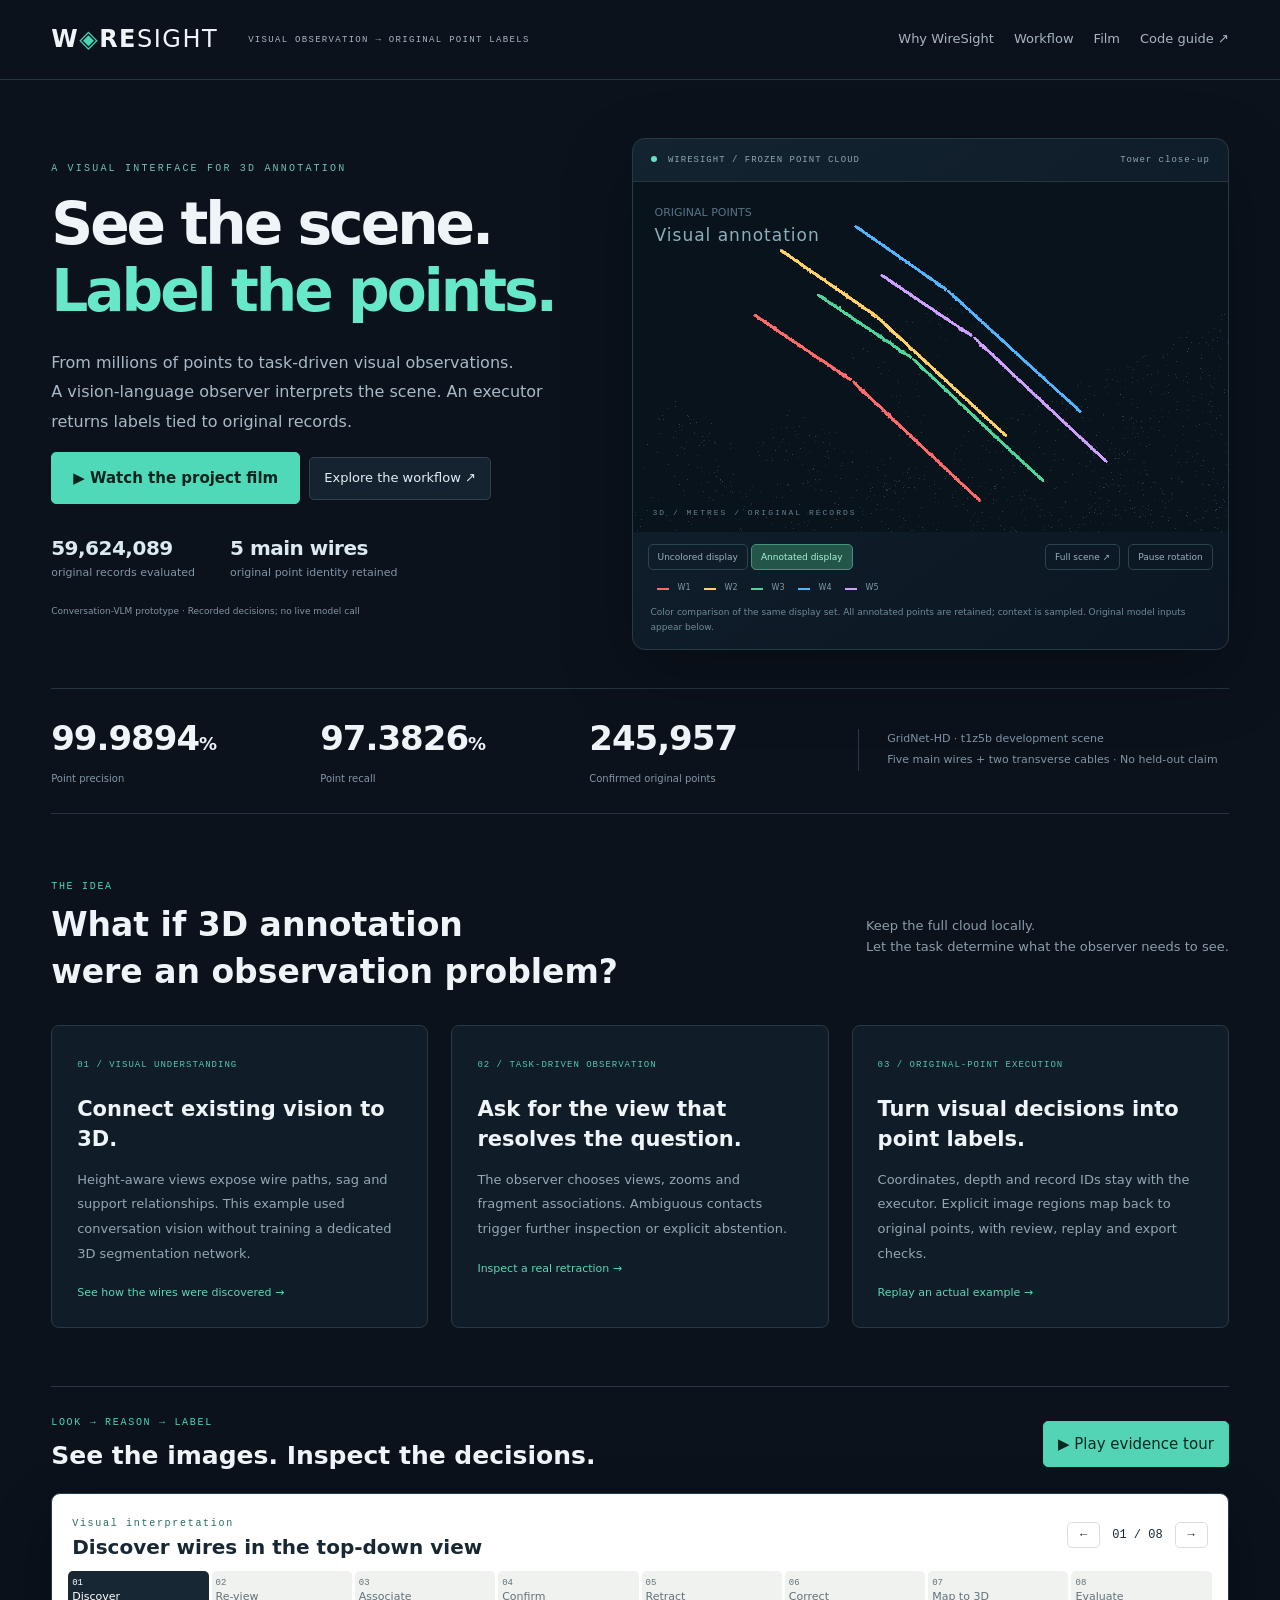
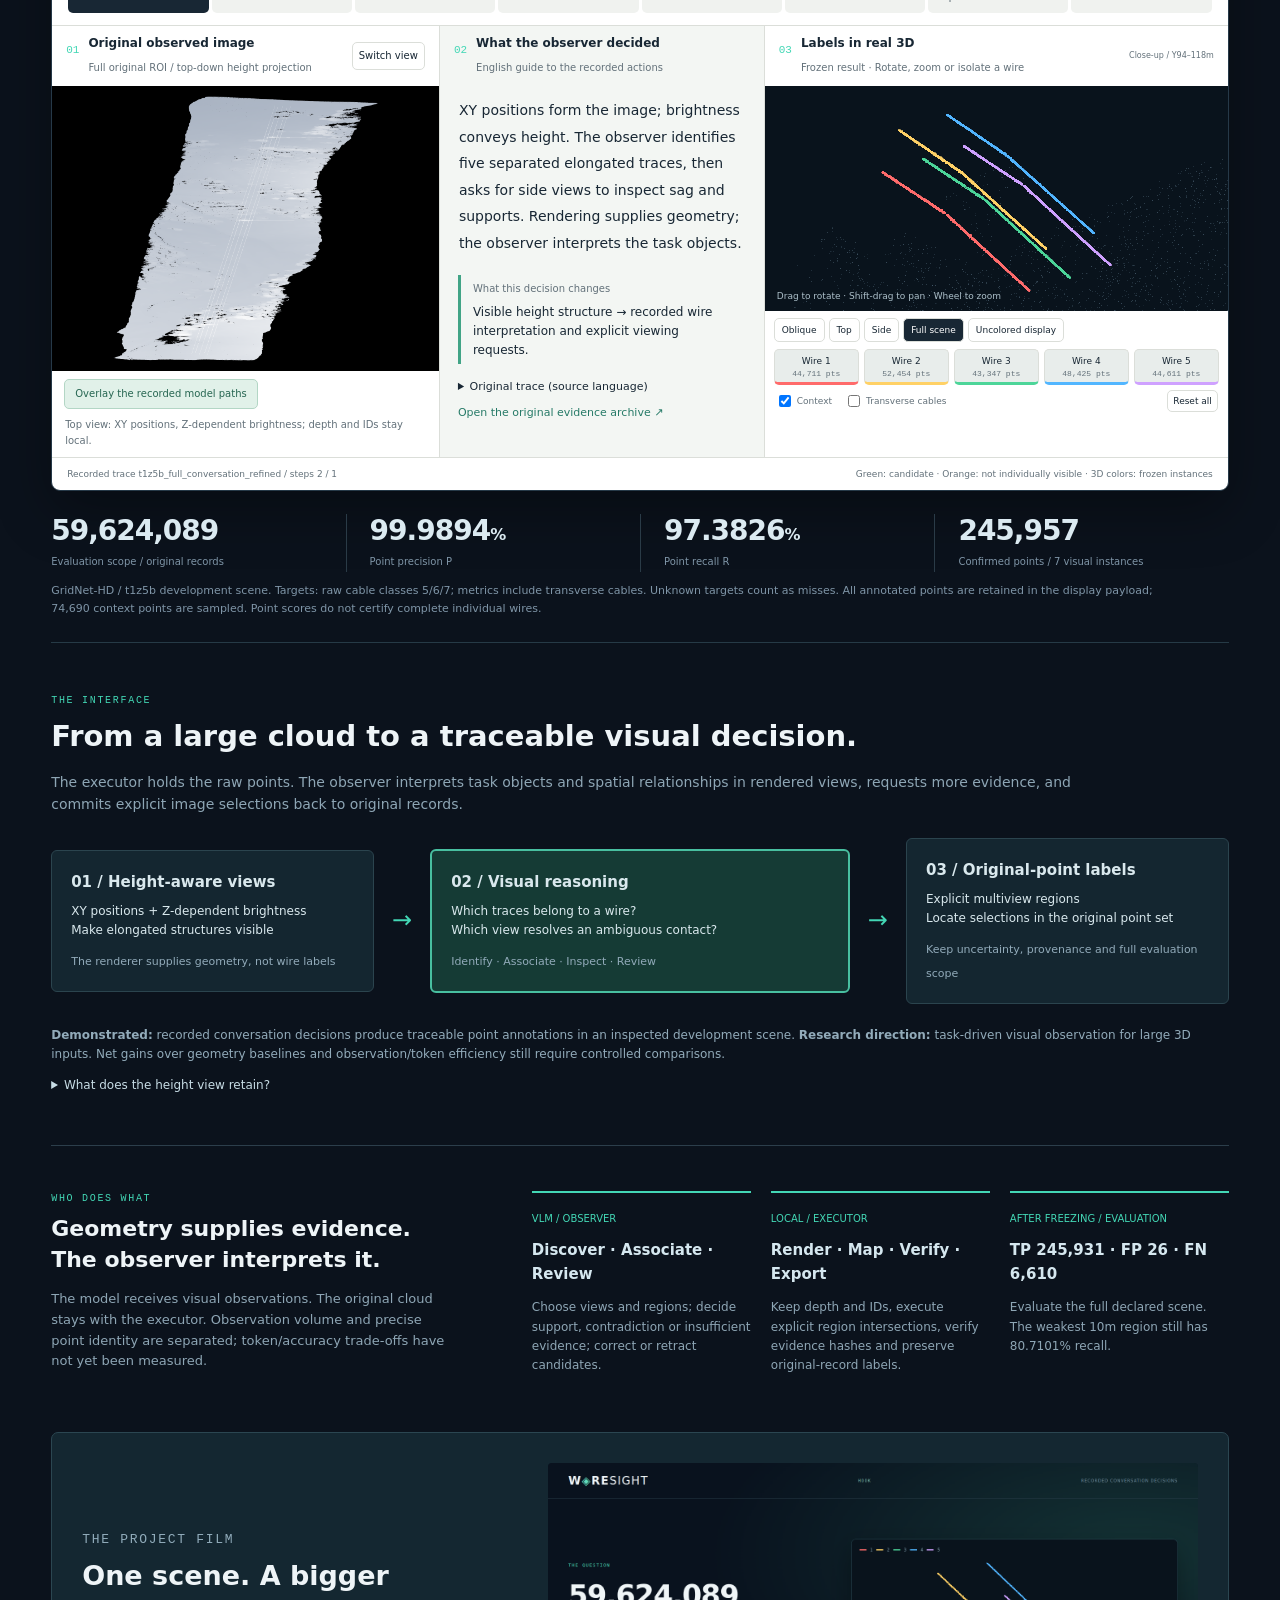
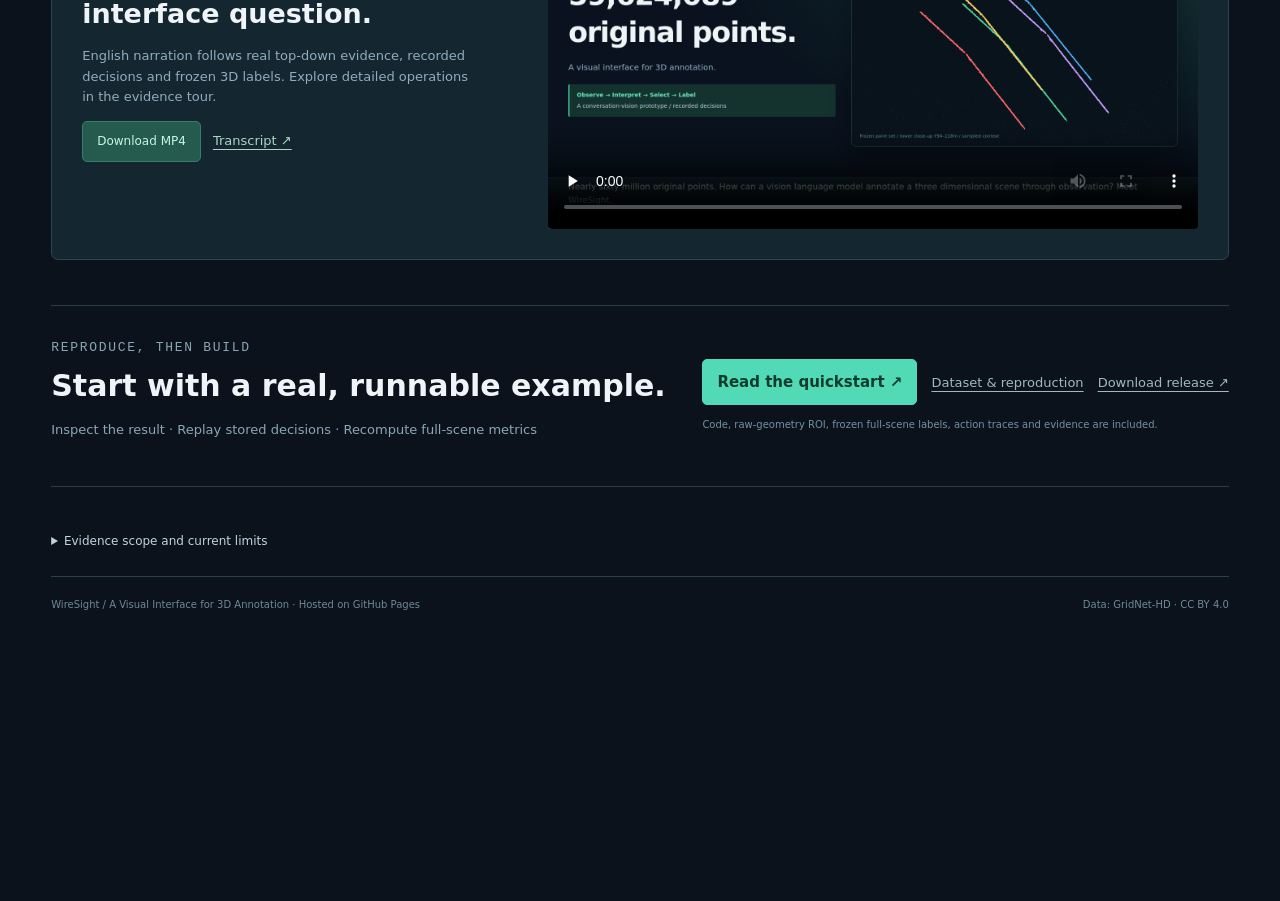
<file: index.html>
<!doctype html>
<html lang="en">
<head>
  <meta charset="utf-8">
  <meta name="viewport" content="width=device-width,initial-scale=1">
  <meta http-equiv="refresh" content="0;url=demo/">
  <title>WireSight: A Visual Interface for 3D Annotation</title>
  <link rel="canonical" href="https://wangchuangshui.github.io/WireSight/demo/">
</head>
<body><p><a href="demo/">Explore WireSight: See the scene. Label the points.</a></p></body>
</html>
</file>
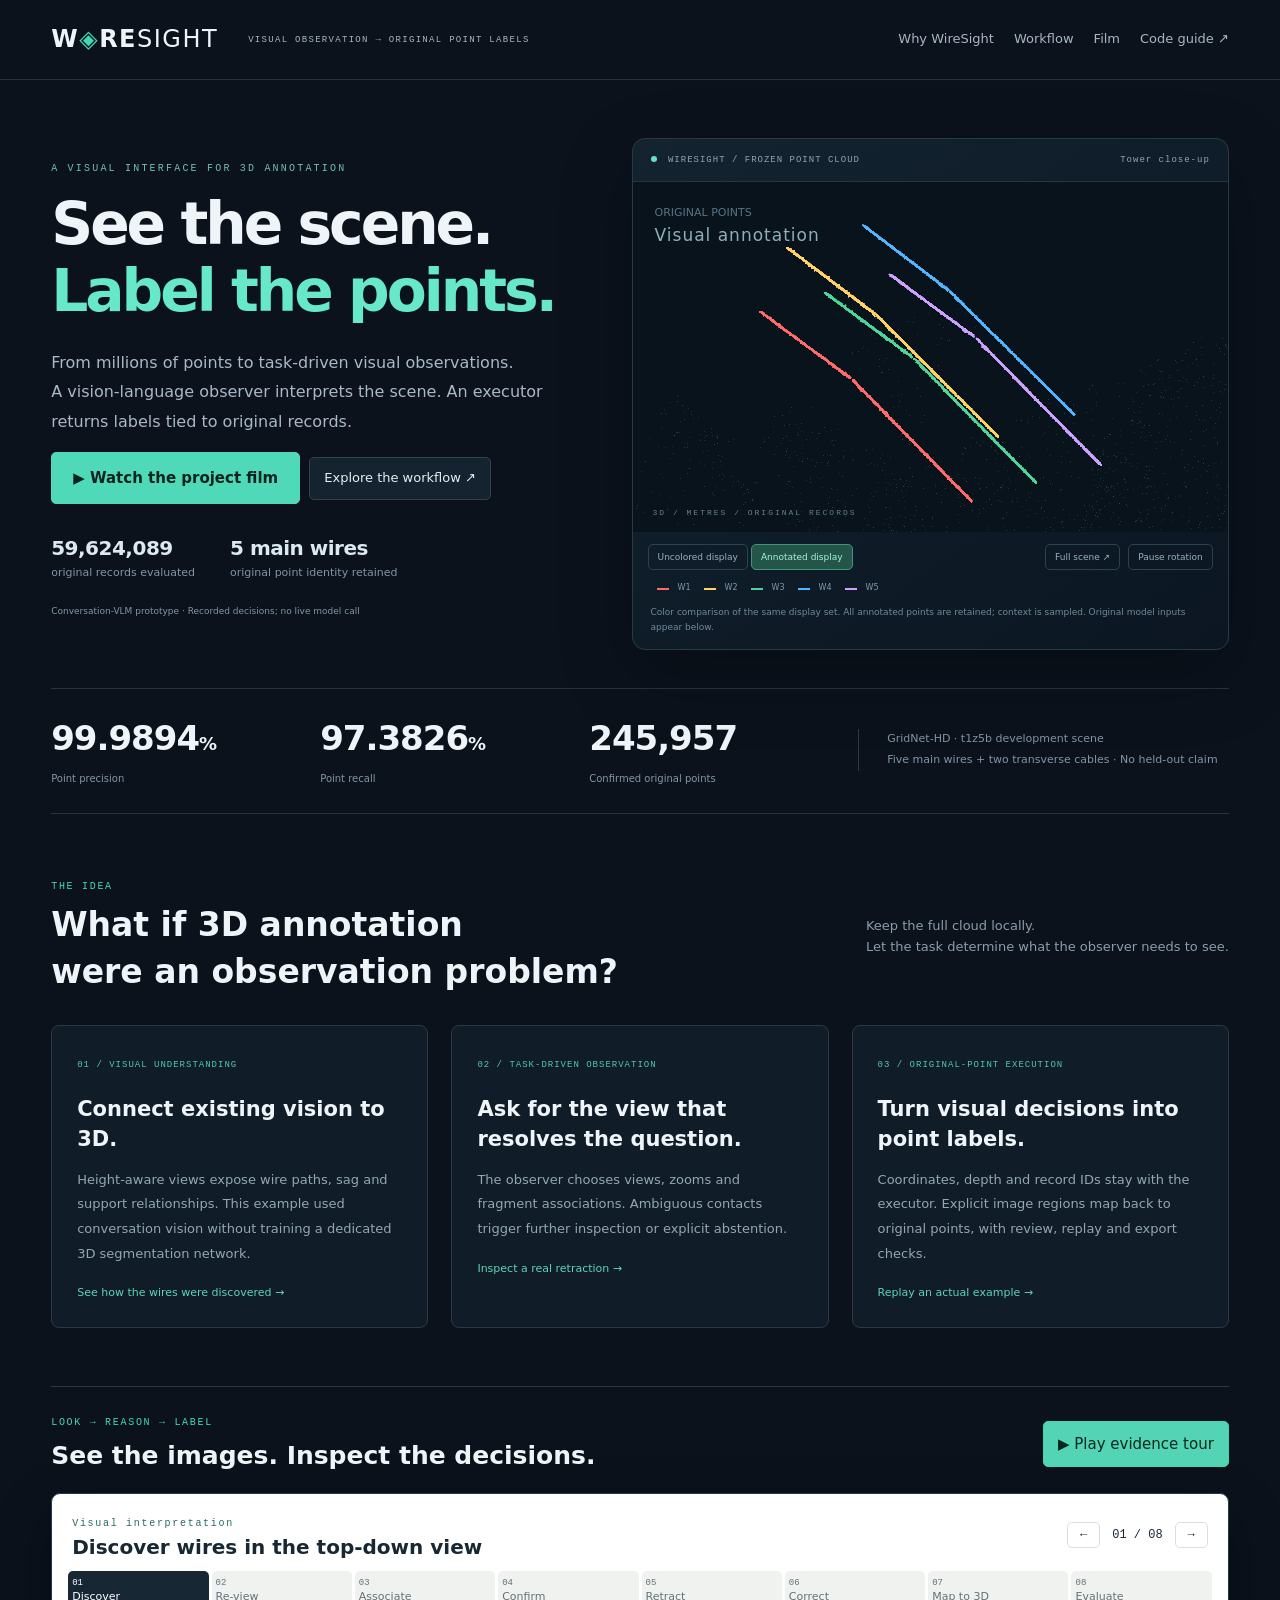
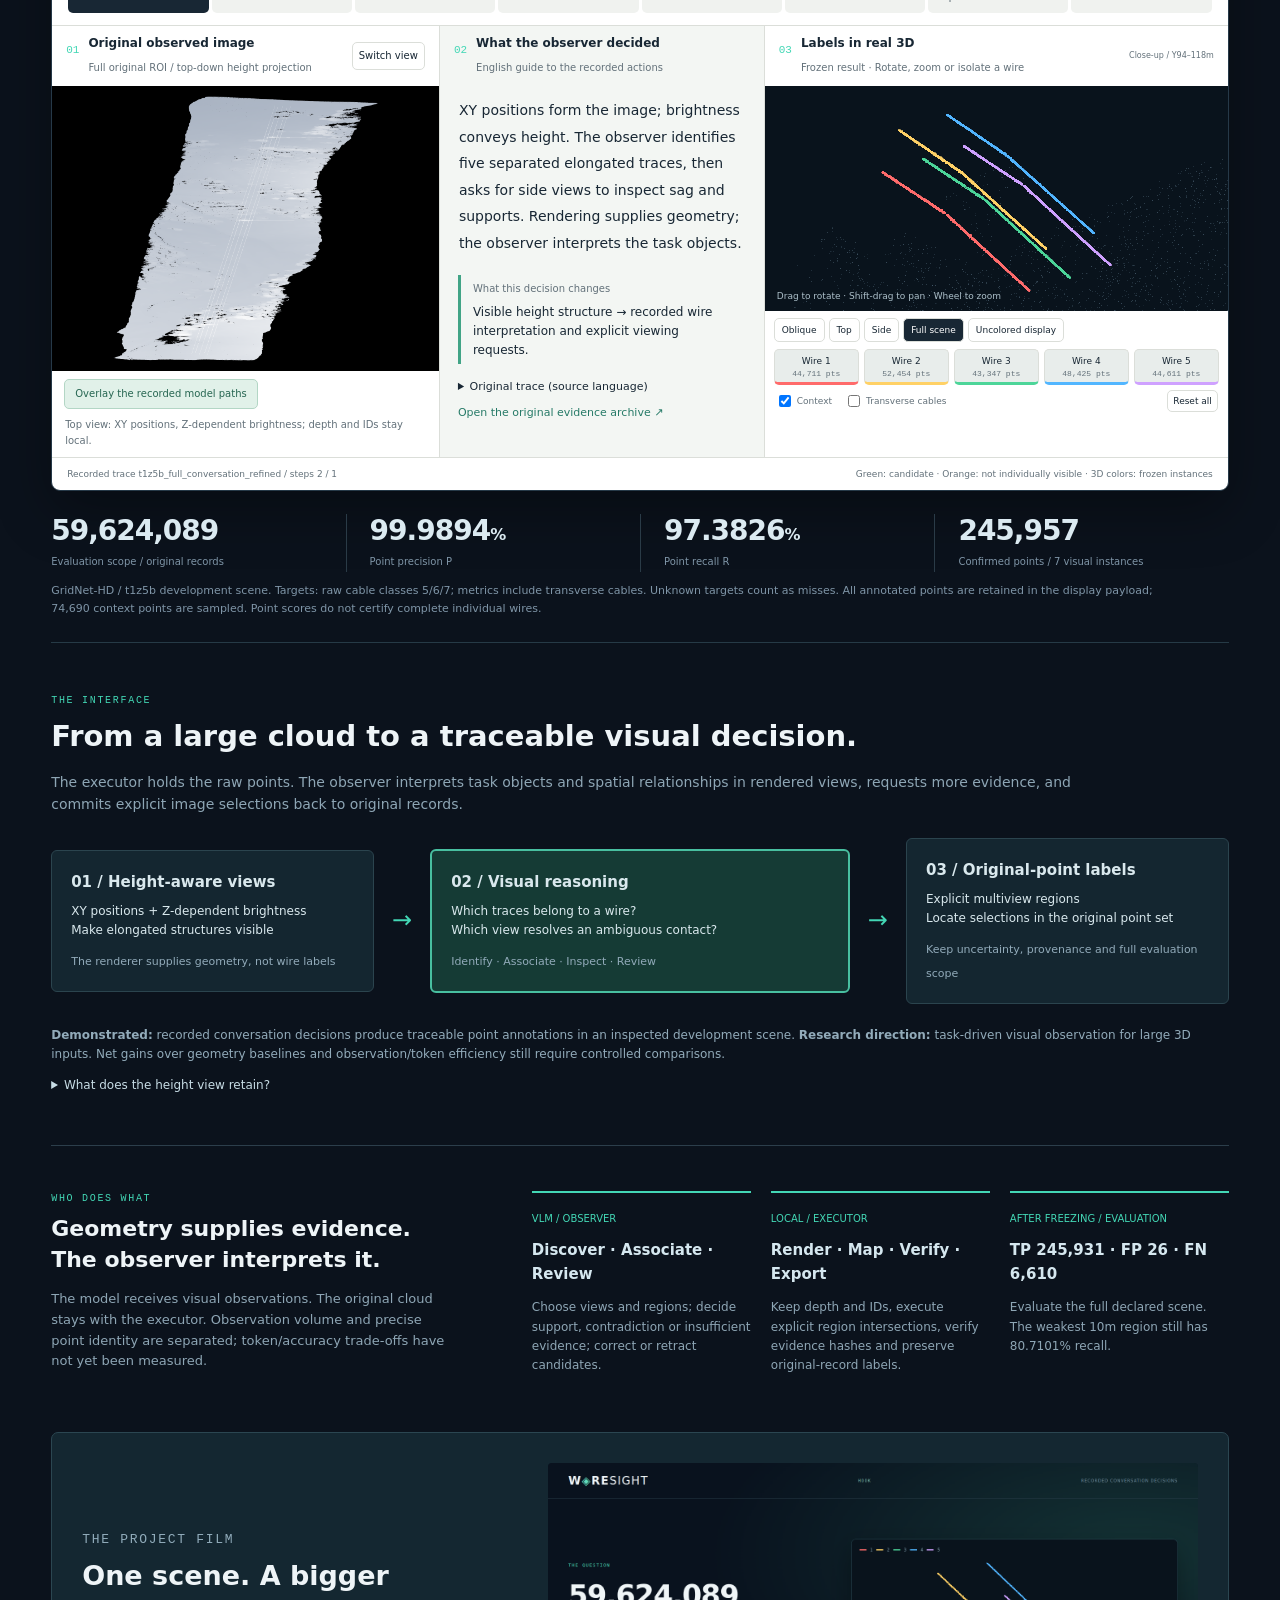
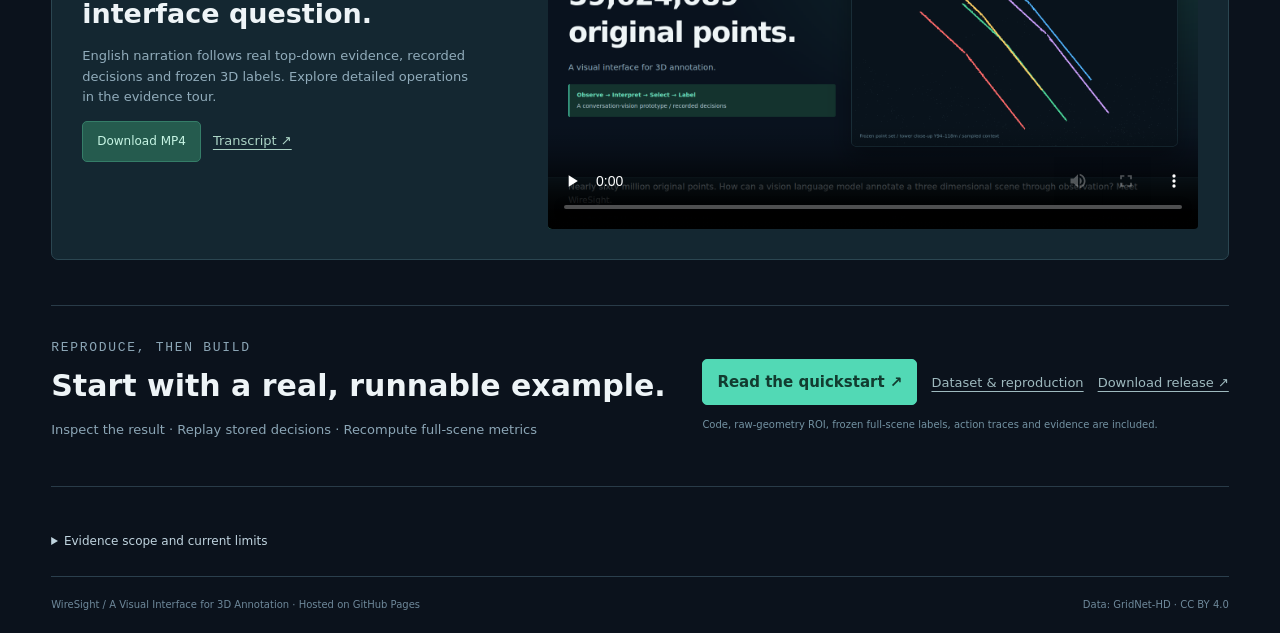
<file: demo/index.html>
<!doctype html><html lang="en"><head><meta charset="utf-8"><meta name="viewport" content="width=device-width,initial-scale=1"><meta name="description" content="WireSight connects task-driven multiview visual observation to original-point 3D annotation. Explore a real 59.6-million-record wire scene."><title>WireSight: A Visual Interface for 3D Annotation</title><link rel="stylesheet" href="style.css"></head><body>
<header><a class="brand" href="#">W<span class="brandmark">◈</span>RE<span>SIGHT</span></a><span class="header-note">VISUAL OBSERVATION → ORIGINAL POINT LABELS</span><nav><a href="#advantages">Why WireSight</a><a href="#process-replay">Workflow</a><a href="#watch">Film</a><a href="https://github.com/wangchuangshui/WireSight#readme">Code guide ↗</a></nav></header>
<main><section class="hero launch-hero"><div class="hero-copy"><p class="eyebrow">A VISUAL INTERFACE FOR 3D ANNOTATION</p><h1>See the scene.<br><em>Label the points.</em></h1><p class="hero-description">From millions of points to task-driven visual observations.<br>A vision-language observer interprets the scene. An executor returns labels tied to original records.</p><div class="hero-actions"><button id="open-film" class="primary">▶ Watch the project film</button><a class="button secondary" href="#process-replay">Explore the workflow ↗</a></div><div class="hero-proof"><span><b>59,624,089</b>original records evaluated</span><span><b>5 main wires</b>original point identity retained</span></div><p class="hero-disclosure">Conversation-VLM prototype · Recorded decisions; no live model call</p></div><div class="hero-scene"><div class="scene-top"><span><i class="live-dot"></i> WIRESIGHT / FROZEN POINT CLOUD</span><span id="hero-scope">Tower close-up</span></div><div class="hero-canvas-wrap"><canvas id="hero-canvas" tabindex="0" aria-label="Real annotated wire points; drag to rotate"></canvas><div class="scene-watermark">ORIGINAL POINTS<br><span>Visual annotation</span></div><div class="hero-axis">3D / METRES / ORIGINAL RECORDS</div></div><div class="scene-bottom"><div class="scene-mode"><button id="hero-plain">Uncolored display</button><button id="hero-colored" class="active">Annotated display</button></div><button id="hero-region">Full scene ↗</button><button id="hero-spin">Pause rotation</button></div><div class="hero-wire-legend"><i style="--c:#ff6b6b"></i>W1<i style="--c:#ffd166"></i>W2<i style="--c:#4dd599"></i>W3<i style="--c:#52b6ff"></i>W4<i style="--c:#cfa1ff"></i>W5</div><p class="scene-caption">Color comparison of the same display set. All annotated points are retained; context is sampled. Original model inputs appear below.</p></div></section>
<section class="launch-stats"><div><strong>99.9894<span>%</span></strong><small>Point precision</small></div><div><strong>97.3826<span>%</span></strong><small>Point recall</small></div><div><strong>245,957</strong><small>Confirmed original points</small></div><p>GridNet-HD · t1z5b development scene<br>Five main wires + two transverse cables · No held-out claim</p></section>
<section class="value-section" id="advantages"><div class="section-heading"><div><p class="eyebrow">THE IDEA</p><h2>What if 3D annotation<br>were an observation problem?</h2></div><p>Keep the full cloud locally.<br>Let the task determine what the observer needs to see.</p></div><div class="value-grid"><article><span class="value-index">01 / VISUAL UNDERSTANDING</span><h3>Connect existing vision to 3D.</h3><p>Height-aware views expose wire paths, sag and support relationships. This example used conversation vision without training a dedicated 3D segmentation network.</p><a href="#process-replay">See how the wires were discovered →</a></article><article><span class="value-index">02 / TASK-DRIVEN OBSERVATION</span><h3>Ask for the view that resolves the question.</h3><p>The observer chooses views, zooms and fragment associations. Ambiguous contacts trigger further inspection or explicit abstention.</p><a href="#process-replay" data-jump="4">Inspect a real retraction →</a></article><article><span class="value-index">03 / ORIGINAL-POINT EXECUTION</span><h3>Turn visual decisions into point labels.</h3><p>Coordinates, depth and record IDs stay with the executor. Explicit image regions map back to original points, with review, replay and export checks.</p><a href="../docs/REPRODUCIBILITY.md">Replay an actual example →</a></article></div></section>
<div class="replay-intro" id="process-replay"><div><p class="eyebrow">LOOK → REASON → LABEL</p><h2>See the images. Inspect the decisions.</h2></div><button id="tour" class="primary">▶ Play evidence tour</button></div>
<section class="workbench" aria-label="Observed images, recorded decisions and frozen 3D labels"><div class="bench-head"><div><span class="eyebrow" id="step-role">Visual interpretation</span><h2 id="step-title">Discover wires from the top-down height view</h2></div><div class="transport"><button id="prev" aria-label="Previous step">←</button><span id="position">01 / 08</span><button id="next" aria-label="Next step">→</button></div></div><div class="step-tabs" id="steps" role="tablist" aria-label="Evidence tour chapters"></div><div class="triptych">
<article class="input-card"><div class="card-heading"><span class="column-num">01</span><div><h3 id="input-heading">What the observer saw</h3><small id="input-label">Original projected points</small></div><button id="angle" class="small-button">Switch view</button></div><button class="image-button" id="open-input" aria-label="Enlarge the evidence image"><img id="input-image" alt="Actual recorded observation"><svg id="model-path-overlay" viewBox="0 0 1000 1000" aria-label="Exact recorded top-view selection paths" hidden></svg></button><button id="model-path-toggle" class="path-toggle">Overlay the recorded model paths</button><div class="image-footer" id="input-footer"></div></article>
<article class="decision-card"><div class="card-heading"><span class="column-num">02</span><div><h3>What the observer decided</h3><small>English guide to the recorded actions</small></div></div><p class="decision-text" id="guide"></p><div class="decision-effect"><span>What this decision changes</span><p id="effect"></p></div><details><summary>Original trace (source language)</summary><pre id="recorded-reason"></pre></details><a id="audit-link" href="audit/index.html">Open the original evidence archive ↗</a><div id="branch-note" class="branch-note"></div></article>
<article class="result-card"><div class="card-heading"><span class="column-num">03</span><div><h3>Labels in real 3D</h3><small>Frozen result · Rotate, zoom or isolate a wire</small></div><span class="frozen" id="view-scope"></span></div><div class="canvas-wrap"><canvas id="point-canvas" tabindex="0" aria-label="Frozen wire annotation; drag to rotate, wheel to zoom"></canvas><div class="canvas-hint">Drag to rotate · Shift-drag to pan · Wheel to zoom</div><p id="viewer-error" hidden></p></div><div class="viewer-toolbar"><button data-camera="oblique">Oblique</button><button data-camera="top">Top</button><button data-camera="side">Side</button><button id="region">Tower close-up</button><button id="raw-mode">Uncolored display</button></div><div id="wire-buttons" class="wire-buttons"></div><div class="viewer-options"><label><input id="environment" type="checkbox" checked> Context</label><label><input id="cross-lines" type="checkbox"> Transverse cables</label><button id="all-wires">Reset all</button></div></article>
</div><div class="bench-foot"><span id="source-label"></span><span>Green: candidate · Orange: not individually visible · 3D colors: frozen instances</span></div></section>
<section class="metrics" aria-label="Full-scene independent point evaluation"><div><strong>59,624,089</strong><span>Evaluation scope / original records</span></div><div><strong>99.9894<span>%</span></strong><span>Point precision P</span></div><div><strong>97.3826<span>%</span></strong><span>Point recall R</span></div><div><strong>245,957</strong><span>Confirmed points / 7 visual instances</span></div></section><p class="scope-note">GridNet-HD / t1z5b development scene. Targets: raw cable classes 5/6/7; metrics include transverse cables. Unknown targets count as misses. All annotated points are retained in the display payload; 74,690 context points are sampled. Point scores do not certify complete individual wires.</p>
<section id="meaning" class="meaning"><div><p class="eyebrow">THE INTERFACE</p><h2>From a large cloud to a traceable visual decision.</h2><p>The executor holds the raw points. The observer interprets task objects and spatial relationships in rendered views, requests more evidence, and commits explicit image selections back to original records.</p></div><div class="meaning-flow"><article><b>01 / Height-aware views</b><p>XY positions + Z-dependent brightness<br>Make elongated structures visible</p><small>The renderer supplies geometry, not wire labels</small></article><span>→</span><article class="meaning-model"><b>02 / Visual reasoning</b><p>Which traces belong to a wire?<br>Which view resolves an ambiguous contact?</p><small>Identify · Associate · Inspect · Review</small></article><span>→</span><article><b>03 / Original-point labels</b><p>Explicit multiview regions<br>Locate selections in the original point set</p><small>Keep uncertainty, provenance and full evaluation scope</small></article></div><p class="meaning-conclusion"><strong>Demonstrated:</strong> recorded conversation decisions produce traceable point annotations in an inspected development scene. <strong>Research direction:</strong> task-driven visual observation for large 3D inputs. Net gains over geometry baselines and observation/token efficiency still require controlled comparisons.</p><details><summary>What does the height view retain?</summary><p>XY determines pixel position and Z affects brightness. A top view keeps the highest visible record at each pixel; depth and point mappings are stored locally. One projection does not retain all overlapping height layers. Complementary views supply additional evidence.</p></details></section>
<section id="method" class="method"><div><p class="eyebrow">WHO DOES WHAT</p><h2>Geometry supplies evidence.<br>The observer interprets it.</h2><p>The model receives visual observations. The original cloud stays with the executor. Observation volume and precise point identity are separated; token/accuracy trade-offs have not yet been measured.</p></div><div class="method-cards"><article><span>VLM / OBSERVER</span><h3>Discover · Associate · Review</h3><p>Choose views and regions; decide support, contradiction or insufficient evidence; correct or retract candidates.</p></article><article><span>LOCAL / EXECUTOR</span><h3>Render · Map · Verify · Export</h3><p>Keep depth and IDs, execute explicit region intersections, verify evidence hashes and preserve original-record labels.</p></article><article><span>AFTER FREEZING / EVALUATION</span><h3>TP 245,931 · FP 26 · FN 6,610</h3><p>Evaluate the full declared scene. The weakest 10m region still has 80.7101% recall.</p></article></div></section>
<section id="watch" class="watch launch-watch"><div><p class="eyebrow">THE PROJECT FILM</p><h2>One scene. A bigger interface question.</h2><p>English narration follows real top-down evidence, recorded decisions and frozen 3D labels. Explore detailed operations in the evidence tour.</p><a class="button" href="../media/wiresight-demo.mp4" download>Download MP4</a><a class="text-link" href="../media/transcript.en.txt">Transcript ↗</a></div><video id="inline-video" controls preload="none" poster="../media/poster.png"><source src="../media/wiresight-demo.mp4" type="video/mp4"><track kind="subtitles" src="../media/captions.en.vtt" srclang="en" label="English">Download the MP4 to watch.</video></section>
<section class="opensource-cta"><div><p class="eyebrow">REPRODUCE, THEN BUILD</p><h2>Start with a real, runnable example.</h2><p>Inspect the result · Replay stored decisions · Recompute full-scene metrics</p></div><div><a class="button" href="https://github.com/wangchuangshui/WireSight#readme">Read the quickstart ↗</a><a class="text-link" href="https://github.com/wangchuangshui/WireSight/blob/main/docs/DATASET.md">Dataset & reproduction</a><a class="text-link" href="https://github.com/wangchuangshui/WireSight/releases/tag/v0.2.0">Download release ↗</a><small>Code, raw-geometry ROI, frozen full-scene labels, action traces and evidence are included.</small></div></section>
<details class="limits"><summary>Evidence scope and current limits</summary><p>This is a conversation-vision prototype and an inspected development-scene result. Fresh annotation needs a capable visual observer. Playback and action replay do not invoke a model. Unattended repeatability, held-out generalization, independent wire identity and endpoint/length completeness remain unverified.</p><p>Tour chapters 05–06 show a separate local revision that is not merged into the full-scene result. The original archive retains source-language observer records. English tour text is an editorial explanation, not a new model answer.</p><p><a href="../evidence/metrics.json">Original metrics</a> · <a href="../docs/REPRODUCIBILITY.md">Reproduction scope</a> · <a href="https://github.com/wangchuangshui/WireSight/blob/main/docs/DATASET.md">Pinned dataset</a> · <a href="../docs/DATA_ATTRIBUTION.md">Data attribution</a></p></details>
<footer><span>WireSight / A Visual Interface for 3D Annotation · Hosted on GitHub Pages</span><span>Data: <a href="https://huggingface.co/datasets/heig-vd-geo/GridNet-HD">GridNet-HD</a> · CC BY 4.0</span></footer></main>
<dialog id="film-dialog"><div class="film-dialog-head"><span>WIRESIGHT / PROJECT FILM</span><button id="close-film" aria-label="Close project film">×</button></div><video id="film-player" controls preload="none" poster="../media/poster.png"><source src="../media/wiresight-demo.mp4" type="video/mp4"><track kind="subtitles" src="../media/captions.en.vtt" srclang="en" label="English"></video><p>Real stored evidence and frozen labels · Synthetic English narration · Recorded decisions</p></dialog><dialog id="image-dialog"><button id="close-dialog" aria-label="Close image">×</button><img id="dialog-image" alt="Enlarged original evidence"><p id="dialog-caption"></p></dialog>
<script src="story-data.js"></script><script src="audit/assets/t1z5b_full_conversation_refined/final_overview/points.js"></script><script src="viewer.js"></script><script src="app.js"></script><script src="path-data.js"></script><script src="launch.js"></script></body></html>
</file>
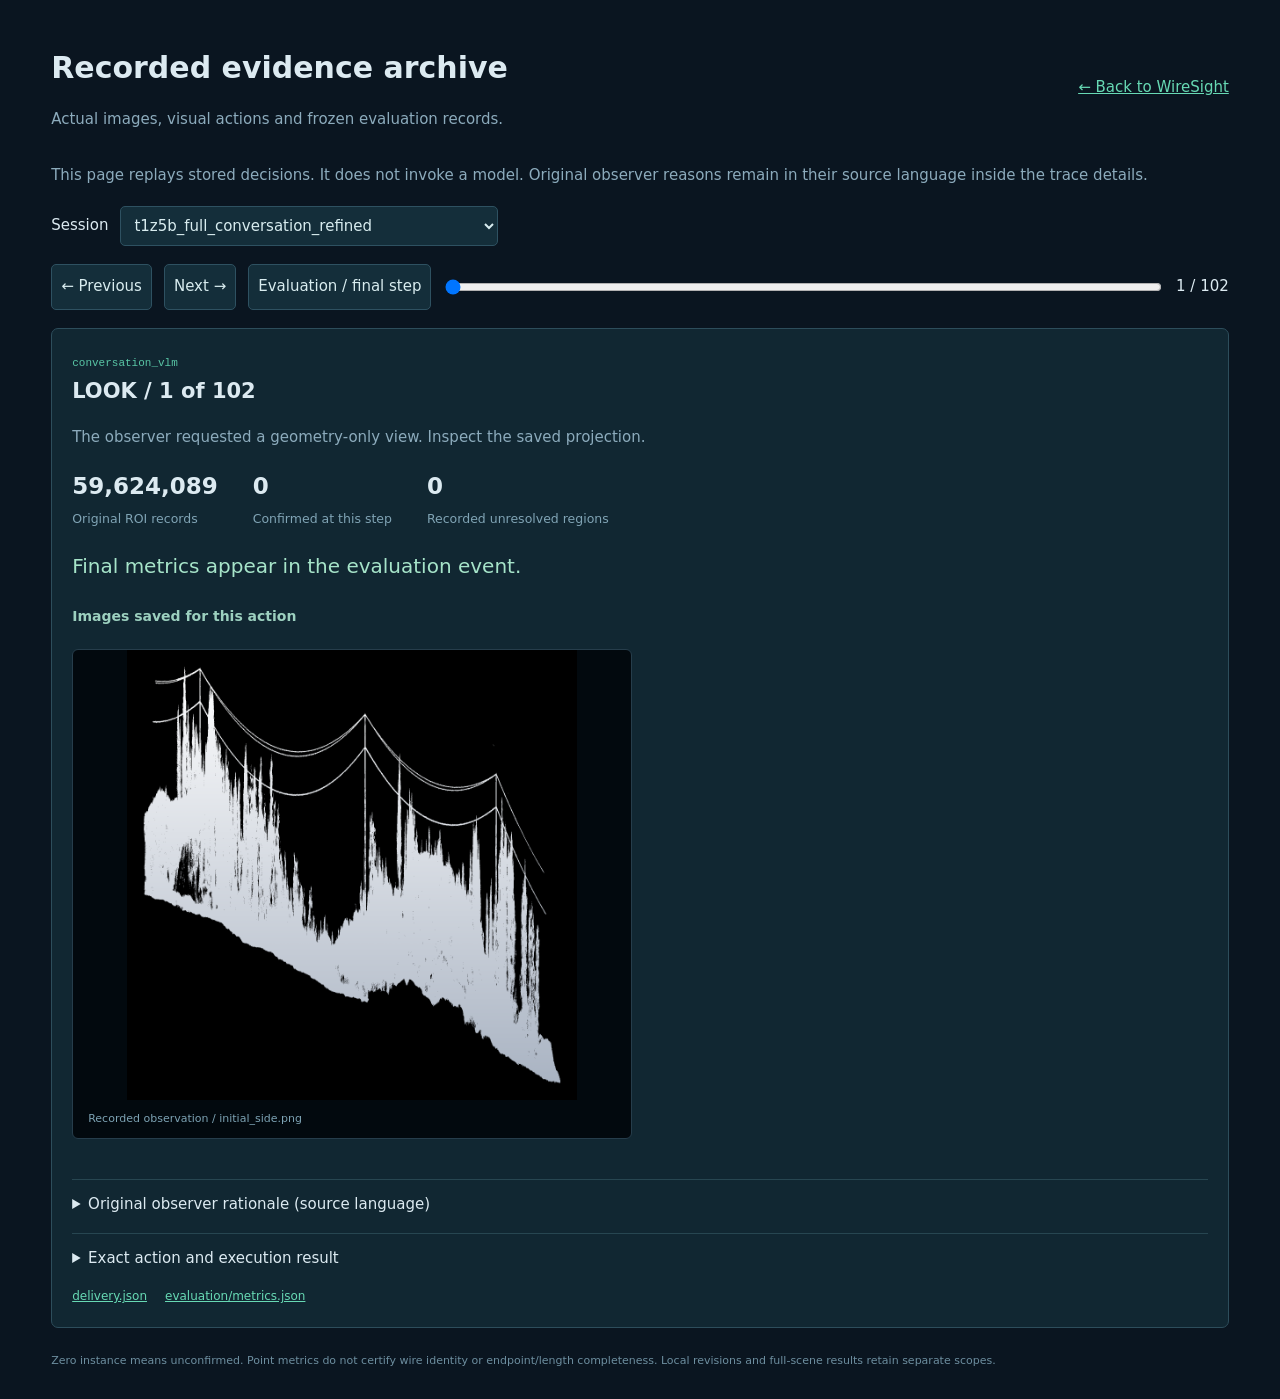
<file: demo/audit/index.html>
<!doctype html><html lang="en"><head><meta charset="utf-8"><meta name="viewport" content="width=device-width,initial-scale=1"><title>WireSight / Recorded Evidence Archive</title><style>body{margin:0;background:#0a1520;color:#dceaf1;font:15px/1.7 system-ui,sans-serif}main{max-width:1380px;margin:auto;padding:28px 4%}a{color:#67d9b4}header{display:flex;justify-content:space-between;align-items:center;gap:20px}h1{font-size:30px;line-height:1.3}h2{margin:0;font-size:21px}p{color:#8cabbc}select,button,input{font:inherit}button,select{background:#142e3a;color:#d8ecef;border:1px solid #2e5161;border-radius:5px;padding:9px;cursor:pointer}select{max-width:100%}.controls{display:flex;gap:12px;flex-wrap:wrap;align-items:center;margin:18px 0}.step{background:#112732;border:1px solid #2d4d5b;padding:20px;border-radius:7px}.role{font:11px monospace;color:#59c6a6}.stats{display:flex;gap:35px;margin:17px 0}.stats strong{font-size:23px;display:block}.stats small{color:#80a4b5}.image-grid{display:grid;grid-template-columns:repeat(2,minmax(0,1fr));gap:17px;margin:20px 0}figure{margin:0;overflow:hidden;background:#02090e;border:1px solid #263d4b;border-radius:6px}figure img{width:100%;height:450px;object-fit:contain;display:block}figcaption{padding:10px 15px;color:#7da3b4;font-size:11px}.subhead{font-size:14px;color:#9cd0bf;margin-top:22px}details{border-top:1px solid #274651;padding-top:12px;margin:15px 0}pre{white-space:pre-wrap;overflow-wrap:anywhere;font:11px/1.7 monospace;color:#8eafbf;max-height:450px;overflow:auto}#artifacts{display:flex;gap:18px;flex-wrap:wrap;font-size:12px}#scrub{flex:1;min-width:180px}.metric{font-size:20px;color:#a6e4c9}footer{font-size:11px;color:#6d8e9f;margin-top:24px}@media(max-width:680px){h1{font-size:24px}header{display:block}.image-grid{grid-template-columns:1fr}figure img{height:350px}.stats{gap:18px}.stats strong{font-size:18px}select{font-size:11px}}</style></head><body><main><header><div><h1>Recorded evidence archive</h1><p>Actual images, visual actions and frozen evaluation records.</p></div><a href="../index.html">← Back to WireSight</a></header><p>This page replays stored decisions. It does not invoke a model. Original observer reasons remain in their source language inside the trace details.</p><div class="controls"><label for="run">Session</label><select id="run"></select></div><div class="controls"><button id="prev">← Previous</button><button id="next">Next →</button><button id="last">Evaluation / final step</button><input id="scrub" type="range" min="0" value="0"><span id="position"></span></div><section class="step"><span class="role" id="actor"></span><h2 id="title"></h2><p id="explanation"></p><div class="stats"><div><strong id="scene-points"></strong><small>Original ROI records</small></div><div><strong id="confirmed"></strong><small>Confirmed at this step</small></div><div><strong id="unknown"></strong><small>Recorded unresolved regions</small></div></div><div class="metric" id="metrics"></div><h3 class="subhead">Images saved for this action</h3><div id="images" class="image-grid"></div><h3 class="subhead" id="before-title">Corresponding input views</h3><div id="before" class="image-grid"></div><details><summary>Original observer rationale (source language)</summary><pre id="reason"></pre></details><details><summary>Exact action and execution result</summary><pre id="json"></pre></details><div id="artifacts"></div></section><footer>Zero instance means unconfirmed. Point metrics do not certify wire identity or endpoint/length completeness. Local revisions and full-scene results retain separate scopes.</footer></main><script src="demo-data.js"></script><script src="archive.js"></script></body></html>
</file>
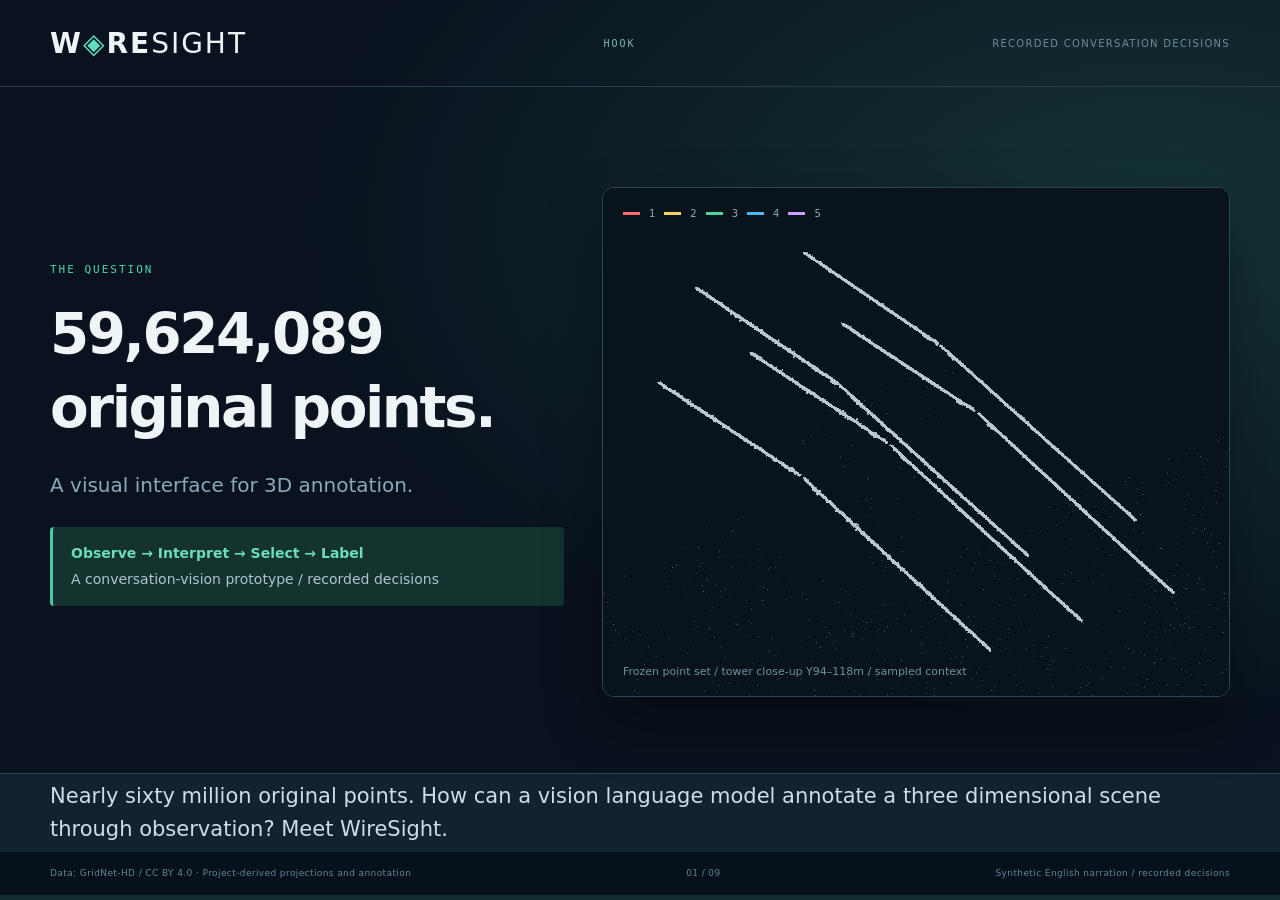
<file: demo/film.html>
<!doctype html><html lang="en"><head><meta charset="utf-8"><meta name="viewport" content="width=device-width,initial-scale=1"><title>WireSight / A Visual Interface for 3D Annotation</title><link rel="stylesheet" href="film.css"></head><body>
<div class="film-shell" id="film-shell"><header><span class="film-brand">W<span>◈</span>RE<span class="light">SIGHT</span></span><span id="chapter-label">VISUAL UNDERSTANDING → ORIGINAL POINT LABELS</span><span class="film-context">RECORDED CONVERSATION DECISIONS</span></header>
<div class="film-content" id="film-content"><div id="scene-copy"><p class="eyebrow" id="scene-kicker"></p><h1 id="scene-title"></h1><p id="scene-subtitle"></p><div id="scene-detail"></div></div>
<div class="scene3d" id="scene3d"><canvas id="film-canvas" aria-label="Real frozen wire point coordinates"></canvas><div class="point-legend"><i style="--c:#ff6b6b"></i>1<i style="--c:#ffd166"></i>2<i style="--c:#4dd599"></i>3<i style="--c:#52b6ff"></i>4<i style="--c:#cfa1ff"></i>5</div><div id="point-scope">Frozen point set / tower close-up / sampled context</div></div>
<div class="scene-evidence" id="scene-evidence"><div class="evidence-single" id="top-evidence"><div class="evidence-title">MODEL INPUT / TOP-DOWN HEIGHT VIEW <span id="path-state">No semantic labels</span></div><div class="top-image-wrap"><img src="audit/assets/t1z5b_full_session/views/initial_top.png" alt="Actual full-ROI top-down height projection"><svg id="film-paths" viewBox="0 0 1000 1000" aria-label="Exact recorded visual selection paths"></svg></div><p class="evidence-source">t1z5b_full_session / initial_top · Paths from the original PROPOSE actions</p></div><div class="evidence-pair" id="pair-evidence"><figure><figcaption id="left-label"></figcaption><img id="left-image" alt="Actual observed evidence, first direction"></figure><figure><figcaption id="right-label"></figcaption><img id="right-image" alt="Actual observed evidence, second direction"></figure></div><div id="evidence-note"></div></div>
<div class="metric-stage" id="metric-stage"><div><strong>99.9894<span>%</span></strong><small>Point precision P</small></div><div><strong>97.3826<span>%</span></strong><small>Point recall R</small></div><p>TP 245,931　·　FP 26　·　FN 6,610</p><p class="metric-scope">59,624,089 original records / all 252,541 targets in the recall denominator<br>Five main wires + two transverse cables / development scene / unknown targets are misses</p></div>
<div class="value-stage" id="value-stage"><article><span>01</span><h2>Reuse visual understanding</h2><p>No dedicated 3D segmentation<br>network trained for this example</p></article><article><span>02</span><h2>Task-driven observation</h2><p>Views, zooms and associations<br>chosen explicitly by the observer</p></article><article><span>03</span><h2>Original-point identity</h2><p>Explicit regions return point IDs<br>Review, replay and export checks</p></article></div>
<div class="open-stage" id="open-stage"><div class="release-grid"><span>Offline interactive demo</span><span>Real-geometry replay</span><span>Observer integration guide</span><span>Code and stored evidence</span></div><p class="project-line">WireSight / Multiview visual wire annotation</p><p class="project-status">Conversation-VLM prototype / held-out, unattended and per-wire completeness checks remain open</p></div>
</div><div class="film-caption"><span id="caption-text"></span></div><footer><span>Data: GridNet-HD / CC BY 4.0 · Project-derived projections and annotation</span><span id="chapter-counter">01 / 09</span><span>Synthetic English narration / recorded decisions</span></footer><div class="film-progress"><i id="film-progress"></i></div></div>
<script src="story-data.js"></script><script src="path-data.js"></script><script src="film-data.js"></script><script src="audit/assets/t1z5b_full_conversation_refined/final_overview/points.js"></script><script src="viewer.js"></script><script src="film.js"></script>
</body></html>
</file>
<file: demo/style.css>
:root{--ink:#182734;--muted:#63717a;--paper:#f5f3ee;--accent:#d7572e;--line:#dbded9;--dark:#0c1b28}*{box-sizing:border-box}html{scroll-behavior:smooth}body{margin:0;background:var(--paper);color:var(--ink);font:15px/1.6 system-ui,-apple-system,"Noto Sans CJK SC",sans-serif}a{color:inherit;text-decoration:none}button,.button{border:1px solid var(--line);background:#fff;color:var(--ink);padding:10px 14px;border-radius:5px;font:inherit;cursor:pointer}button:hover,.button:hover{border-color:var(--accent)}button:focus-visible,a:focus-visible{outline:3px solid #e7a081;outline-offset:3px}.primary{background:var(--accent);border-color:var(--accent);color:white}.text-link{font-size:13px;text-decoration:underline;text-underline-offset:4px}header{height:76px;max-width:1600px;margin:auto;padding:0 4%;display:flex;align-items:center;gap:30px;border-bottom:1px solid var(--line)}.brand{font-size:23px;letter-spacing:1.5px;font-weight:850}.brand>span:last-child{font-weight:400}.brandmark{color:var(--accent)}.header-note{font:10px monospace;letter-spacing:1.3px;color:var(--muted)}nav{margin-left:auto;display:flex;gap:25px;font-size:13px}main{max-width:1600px;margin:auto;padding:0 4%}.hero{display:grid;grid-template-columns:1fr 1fr;align-items:center;gap:30px;padding:32px 0 28px}.eyebrow{font:10px/1.5 monospace;letter-spacing:1.7px;color:var(--accent);margin:0 0 8px}h1{font-size:clamp(28px,3vw,43px);line-height:1.2;letter-spacing:-1.5px;margin:0 0 12px}h2{font-size:22px;line-height:1.4;margin:0}h3{font-size:14px;margin:0}.lede{color:var(--muted);margin:0;font-size:14px}.hero-right{justify-self:end}.hero-right>p{font-size:14px;color:var(--muted);margin:14px 0}.role-flow{display:flex;gap:14px;align-items:center;font-size:13px}.role-flow span{border-bottom:2px solid var(--line);padding-bottom:6px}.role-flow .vlm{color:var(--accent);font-weight:750;border-color:var(--accent)}.role-flow b{color:#919c9e}.hero-actions{display:flex;gap:9px;align-items:center}.replay-badge{font-size:11px;color:var(--muted);display:block;margin-top:11px}.workbench{border:1px solid var(--line);border-radius:9px;background:white;overflow:hidden;box-shadow:0 12px 30px #19303908}.bench-head{display:flex;align-items:center;justify-content:space-between;padding:15px 20px 10px}.bench-head h2{font-size:20px}.transport{display:flex;align-items:center;gap:12px;font:12px monospace}.transport button{padding:5px 12px}.step-tabs{display:grid;grid-template-columns:repeat(8,1fr);gap:3px;padding:0 16px 12px}.step-tabs button{font-size:11px;padding:7px 4px;border:0;background:#f0f2ef;color:var(--muted);text-align:left;white-space:nowrap}.step-tabs button span{display:block;font:9px monospace}.step-tabs button.active{background:var(--ink);color:white}.triptych{display:grid;grid-template-columns:1fr .84fr 1.2fr;min-height:362px}.triptych article{min-width:0;border-top:1px solid var(--line)}.triptych article+article{border-left:1px solid var(--line)}.card-heading{display:flex;align-items:center;gap:9px;padding:13px 14px;height:60px}.card-heading small{font-size:10px;color:var(--muted)}.column-num{font:11px monospace;color:var(--accent);align-self:flex-start;padding-top:5px}.small-button{margin-left:auto;font-size:10px;padding:5px 6px}.image-button{display:block;width:100%;border:0;border-radius:0;padding:0;background:#000;height:285px}.image-button img{height:100%;width:100%;object-fit:contain}.image-footer{padding:8px 13px;color:var(--muted);font-size:10px}.decision-card{display:flex;flex-direction:column;background:#faf8f3;padding-bottom:10px}.decision-text{font-size:15px;line-height:1.9;padding:4px 19px;margin:7px 0 14px}.decision-effect{border-left:3px solid var(--accent);margin:0 18px 14px;padding:0 12px}.decision-effect span{font-size:10px;color:var(--muted)}.decision-effect p{font-size:12px;margin:4px 0}.decision-card details{margin:0 18px;font-size:11px}.decision-card pre{max-height:190px;overflow:auto;font:11px/1.5 monospace;white-space:pre-wrap;overflow-wrap:anywhere}.decision-card>a{font-size:11px;margin:8px 18px 0;color:var(--accent)}.branch-note{font-size:10px;margin:8px 18px;color:#905426}.frozen{font-size:9px;color:var(--muted);margin-left:auto;white-space:nowrap}.canvas-wrap{background:var(--dark);height:225px;position:relative}.canvas-wrap canvas{display:block;width:100%;height:100%;cursor:grab}.canvas-hint{position:absolute;bottom:8px;left:12px;color:#adc0ca;font-size:9px;pointer-events:none}#viewer-error{position:absolute;top:20px;padding:12px;color:white;font-size:12px}.viewer-toolbar{display:flex;gap:4px;padding:7px 9px}.viewer-toolbar button{font-size:9px;padding:4px 7px}.viewer-toolbar button.active{background:var(--ink);color:white}.wire-buttons{display:grid;grid-template-columns:repeat(5,1fr);gap:5px;padding:0 9px}.wire-buttons button{font-size:10px;padding:4px 3px;border-bottom:3px solid var(--wire)}.wire-buttons button small{display:block;font:8px monospace;color:var(--muted)}.wire-buttons button.active{background:#e8edeb}.viewer-options{display:flex;align-items:center;gap:12px;padding:5px 10px;font-size:9px;color:var(--muted)}.viewer-options label{display:flex;align-items:center;gap:3px}.viewer-options input{width:12px;height:12px}.viewer-options button{margin-left:auto;font-size:9px;padding:3px 5px}.bench-foot{display:flex;justify-content:space-between;padding:9px 15px;border-top:1px solid var(--line);font-size:9px;color:var(--muted);gap:10px}.metrics{display:grid;grid-template-columns:repeat(4,1fr);padding:23px 0 10px}.metrics>div{border-left:1px solid var(--line);padding-left:23px}.metrics>div:first-child{border:0;padding-left:0}.metrics strong{display:block;font-size:28px;letter-spacing:-1px;line-height:1.2}.metrics strong span{font-size:16px}.metrics>div>span{font-size:10px;color:var(--muted)}.scope-note{font-size:11px;color:var(--muted);margin:0 0 25px;max-width:1140px}.method{display:grid;grid-template-columns:1fr 1.6fr;gap:70px;border-top:1px solid var(--line);padding:45px 0}.method>div>p:last-child,.watch p{font-size:13px;color:var(--muted);max-width:400px}.method-cards{display:grid;grid-template-columns:repeat(3,1fr);gap:23px}.method-cards article{border-top:2px solid var(--accent);padding-top:12px}.method-cards article>span{font-size:10px;color:var(--accent)}.method-cards h3{font-size:15px;margin:9px 0}.method-cards p{font-size:12px;color:var(--muted)}.watch{padding:28px;background:#e8eeeb;border-radius:7px;display:grid;grid-template-columns:.8fr 1.2fr;gap:32px;align-items:center}.watch video{width:100%;display:block;background:var(--dark);border-radius:4px}.watch .button{display:inline-block;font-size:12px;margin-right:12px}.limits{margin:25px 0;font-size:12px;color:var(--muted)}.limits summary{cursor:pointer;color:var(--ink)}.limits p{max-width:1000px}.limits a{text-decoration:underline}footer{display:flex;justify-content:space-between;gap:20px;padding:20px 0;border-top:1px solid var(--line);font-size:10px;color:var(--muted)}dialog{border:0;border-radius:8px;padding:15px;background:var(--dark);color:#ddd;max-width:94vw}dialog::backdrop{background:#000a}dialog img{max-width:85vw;max-height:82vh;display:block}dialog p{font-size:12px}dialog button{float:right;margin-bottom:8px}.recording header,.recording .hero,.recording .method,.recording .watch,.recording .limits,.recording footer,.recording .scope-note{display:none}.recording main{padding:26px 36px;max-width:none}.recording .workbench{margin:0}.recording .canvas-wrap{height:380px}.recording .image-button{height:430px}.recording .decision-text{font-size:20px;line-height:1.85}.recording .decision-effect p{font-size:16px}.recording .decision-card details,.recording .decision-card>a{font-size:13px}.recording .card-heading{height:75px}.recording h3{font-size:18px}.recording .card-heading small{font-size:12px}.recording .bench-head h2{font-size:28px}.recording .step-tabs button{font-size:12px}.recording .bench-foot{font-size:11px}.recording .metrics{padding-top:20px}.recording .metrics strong{font-size:34px}.recording .branch-note{font-size:13px}.recording .wire-buttons button{font-size:13px}.recording .wire-buttons small{font-size:10px}.recording .viewer-toolbar button{font-size:12px}.recording .viewer-options{font-size:12px}.recording .canvas-hint{font-size:12px}.recording .triptych{grid-template-columns:1fr .9fr 1.15fr}
@media(max-width:1050px){.header-note{display:none}.hero-actions{flex-wrap:wrap}.triptych{grid-template-columns:1fr 1fr}.decision-card{grid-column:2;grid-row:1}.result-card{grid-column:1/3}.canvas-wrap{height:340px}.method{gap:30px}.step-tabs{grid-template-columns:repeat(4,1fr)}}@media(max-width:680px){header{height:60px;padding:0 5%}header nav{gap:12px;font-size:11px}.brand{font-size:18px}main{padding:0 5%}.hero{grid-template-columns:1fr;gap:22px}.hero-right{justify-self:start}.triptych{display:flex;flex-direction:column}.triptych article+article{border-left:0}.image-button{height:330px}.card-heading{height:60px}.decision-text{font-size:15px}.canvas-wrap{height:330px}.metrics{grid-template-columns:1fr 1fr;gap:15px}.metrics strong{font-size:23px}.metrics>div{padding-left:10px}.bench-foot{flex-direction:column}.method{grid-template-columns:1fr;gap:15px;padding:30px 0}.method-cards{grid-template-columns:1fr;gap:8px}.watch{grid-template-columns:1fr;padding:20px;gap:12px}.watch h2{font-size:20px}.scope-note{font-size:10px}footer{flex-direction:column;gap:6px}h1{font-size:34px}.step-tabs button{font-size:10px}.hero-actions .text-link{font-size:11px}}
/* Keep result metrics visible above the video caption bar at 1600×900. */
.recording .image-button{height:350px}.recording .canvas-wrap{height:300px}.recording .metrics{padding-top:14px}.recording .card-heading{height:68px}

.image-button{overflow:hidden}.image-button img.detail-magnify{transform:scale(2)}

.meaning{border-top:1px solid var(--line);padding:32px 0}.meaning>div:first-child>p:last-child{max-width:1020px;font-size:14px;color:var(--muted)}.meaning-flow{display:grid;grid-template-columns:1fr auto 1.3fr auto 1fr;align-items:center;gap:18px;margin:22px 0}.meaning-flow article{background:#e8eeeb;padding:19px;border-radius:6px}.meaning-flow .meaning-model{border:2px solid var(--accent);background:#fff5ee}.meaning-flow b{font-size:15px}.meaning-flow p{font-size:13px;margin:8px 0}.meaning-flow small{font-size:11px;color:var(--muted)}.meaning-flow>span{color:var(--accent);font-size:24px}.meaning-conclusion,.meaning details{font-size:12px;color:var(--muted)}.meaning details summary{cursor:pointer}.recording .meaning{display:none}@media(max-width:680px){.meaning-flow{grid-template-columns:1fr;gap:8px}.meaning-flow>span{text-align:center;transform:rotate(90deg)}.meaning h2{font-size:21px}.hero h1{font-size:29px}header nav{gap:9px}}
/* Public-facing project introduction. Frozen-data workbench remains below. */
:root{--accent:#43d7b5}body{background:#0b121c;color:#eef4f7}header{height:80px;border-color:#263341;max-width:1500px}header .brand{font-size:24px}.brandmark{color:#43d7b5}.header-note,header nav{color:#a8b6c3}main{max-width:1500px;padding:0 4%}.launch-hero{grid-template-columns:.95fr 1.05fr;gap:40px;min-height:590px;padding:58px 0 38px}.launch-hero h1{font-size:clamp(52px,5.5vw,82px);letter-spacing:-4px;line-height:1.15;margin:15px 0 23px}.launch-hero h1 em{font-style:normal;color:#67e9c9}.launch-hero .eyebrow{color:#71bfb3;font-size:10px;letter-spacing:2.2px}.hero-description{color:#a8b9c7;font-size:17px;line-height:1.8;max-width:540px}.launch-hero .primary{background:#50d9b9;border-color:#50d9b9;color:#09231e;font-weight:700;padding:13px 21px}.secondary{background:#152330;color:#e5eef2;border-color:#34424d;font-size:13px}.hero-proof{display:flex;gap:35px;margin-top:28px}.hero-proof span{font-size:11px;color:#8095a7}.hero-proof b{display:block;color:#dceaf0;font-size:21px;letter-spacing:-.5px}.hero-disclosure{color:#8295a5;font-size:10px;margin-top:22px}.hero-scene{min-width:0;border:1px solid #293a47;border-radius:13px;background:linear-gradient(145deg,#132330,#0b1622);box-shadow:0 25px 70px #0004;overflow:hidden;position:relative}.scene-top{display:flex;justify-content:space-between;padding:16px 18px;color:#8ca6b5;font:9px monospace;letter-spacing:1px;border-bottom:1px solid #253541}.live-dot{display:inline-block;width:6px;height:6px;background:#69e0c2;border-radius:50%;margin-right:5px}.hero-canvas-wrap{height:350px;position:relative;background:#09151d}.hero-canvas-wrap canvas{width:100%;height:100%;display:block;cursor:grab}.scene-watermark{position:absolute;left:22px;top:22px;font-size:11px;color:#567486;pointer-events:none}.scene-watermark span{font-size:21px;color:#8dafba;letter-spacing:4px}.hero-axis{position:absolute;bottom:15px;left:20px;color:#648390;font:8px monospace;letter-spacing:2px;pointer-events:none}.scene-bottom{display:flex;gap:8px;padding:12px 15px;align-items:center}.scene-bottom button{background:transparent;border-color:#2b4350;color:#98b0be;font-size:10px;padding:5px 9px}.scene-mode{display:flex;gap:3px;margin-right:auto}.scene-mode button.active{background:#235648;border-color:#42937e;color:#a7f2d9}.hero-wire-legend{display:flex;align-items:center;gap:9px;padding:0 20px;color:#7f9aaa;font-size:9px}.hero-wire-legend i{width:12px;height:2px;background:var(--c);margin-left:4px}.scene-caption{font-size:9px;color:#6f8a99;padding:0 18px;margin:10px 0 15px}.launch-stats{display:grid;grid-template-columns:1fr 1fr 1fr 1.5fr;border-top:1px solid #253441;border-bottom:1px solid #253441;padding:22px 0 24px;gap:22px}.launch-stats strong{display:block;font-size:34px;font-weight:650;letter-spacing:-1px}.launch-stats strong span{font-size:18px}.launch-stats small{color:#8296a7;font-size:10px}.launch-stats p{font-size:11px;color:#7e95a7;border-left:1px solid #293946;padding-left:28px;align-self:center;line-height:1.9}.section-heading{display:flex;justify-content:space-between;align-items:center;gap:30px}.section-heading h2{font-size:32px;line-height:1.4}.section-heading>p{font-size:13px;color:#8a9dab}.value-section{padding:65px 0 58px}.value-grid{display:grid;grid-template-columns:repeat(3,1fr);gap:23px;margin-top:30px}.value-grid article{border:1px solid #2b3945;background:#101d28;padding:24px 25px;border-radius:8px;position:relative}.value-index{font:9px monospace;letter-spacing:1px;color:#51c8ac}.value-grid h3{font-size:18px;margin:20px 0 12px;line-height:1.7}.value-grid p{font-size:13px;color:#93a6b3;line-height:1.9;min-height:74px}.value-grid a{color:#5dd5b6;font-size:11px}.replay-intro{display:flex;justify-content:space-between;align-items:center;gap:20px;padding:28px 0 20px;border-top:1px solid #293845}.replay-intro h2{font-size:25px}.replay-intro .primary{background:#52d4b5;color:#09271f}.workbench{color:#182734;border-color:#263948;box-shadow:0 20px 55px #0005}.workbench .eyebrow{color:#276a62}.workbench button:hover{border-color:#3b9b86}.decision-card{background:#f3f6f3}.decision-effect{border-color:#41a486}.decision-card>a{color:#267a67}.metrics{color:#dbeaf1}.metrics>div{border-color:#2a3b47}.metrics>div>span,.scope-note{color:#7f95a7}.meaning{border-color:#263a46;padding:50px 0}.meaning h2{font-size:29px}.meaning>div:first-child>p:last-child{color:#8ea6b5}.meaning-flow article{background:#142630;border:1px solid #2b444e;color:#d9e8ed}.meaning-flow .meaning-model{background:#153b35;border-color:#48bfa0}.meaning-flow small,.meaning-conclusion,.meaning details{color:#92abba}.meaning details summary{color:#c7dce5}.method{border-color:#2c3e4b;gap:45px}.method>div>p:last-child,.method-cards p{color:#8ea6b5}.method-cards h3{color:#d5e7ef}.method-cards{gap:20px}.launch-watch{background:#142731;border:1px solid #2b4651;padding:30px}.launch-watch p{color:#91acbb}.launch-watch h2{font-size:27px}.launch-watch .button{background:#255b4e;border-color:#357d68;color:#c6f5e4}.launch-watch .text-link{color:#acd4c6}.opensource-cta{display:flex;align-items:center;justify-content:space-between;gap:30px;margin:45px 0;padding:32px 0;border-top:1px solid #293b48;border-bottom:1px solid #293b48}.opensource-cta h2{font-size:30px}.opensource-cta p{font-size:13px;color:#8ca6b6}.opensource-cta .button{display:inline-block;background:#52d9b5;border-color:#52d9b5;color:#123c30;font-weight:650}.opensource-cta .text-link{display:inline-block;margin-left:14px;color:#9fbabf}.opensource-cta small{display:block;color:#7392a2;font-size:10px;margin-top:12px}.limits{color:#829bac}.limits summary{color:#c0d4df}footer{border-color:#2b3f4d;color:#6e889a}.hero-scene canvas:focus-visible{outline:2px solid #5cdfbf;outline-offset:-4px}#film-dialog{width:min(1200px,94vw);padding:17px;background:#08141f;border:1px solid #325368;border-radius:11px}#film-dialog video{display:block;width:100%;max-height:75vh}#film-dialog p{font-size:10px;color:#7694a8}.film-dialog-head{display:flex;justify-content:space-between;align-items:center;font:10px monospace;color:#7e9cac;margin-bottom:12px}.film-dialog-head button{margin:0;background:#162d3c;border-color:#315063;color:#cde3ec;font-size:18px;padding:0 9px}.recording .launch-stats,.recording .value-section,.recording .replay-intro,.recording .opensource-cta{display:none}
@media(max-width:1050px){.launch-hero{gap:25px;min-height:unset}.launch-hero h1{font-size:62px}.hero-canvas-wrap{height:330px}.scene-bottom{flex-wrap:wrap}.hero-description{font-size:15px}.value-grid h3{font-size:16px}.section-heading h2{font-size:27px}.value-grid{gap:12px}.value-grid article{padding:20px}.launch-stats{gap:15px}.launch-stats strong{font-size:28px}}
@media(max-width:680px){header{height:67px}header nav{font-size:10px;gap:10px}.launch-hero{display:flex;flex-direction:column;align-items:stretch;padding:35px 0 26px;gap:26px}.launch-hero h1{font-size:61px;letter-spacing:-3px;margin:15px 0}.hero-description{font-size:14px}.hero-actions{gap:8px}.launch-hero .primary{font-size:13px;padding:12px 15px}.secondary{font-size:11px;padding:11px}.hero-proof{gap:28px;margin-top:24px}.hero-proof b{font-size:19px}.hero-disclosure{font-size:9px}.hero-canvas-wrap{height:305px}.scene-top{font-size:8px;padding:13px}.scene-caption{font-size:8px}.launch-stats{grid-template-columns:1fr 1fr;gap:17px;padding:22px 0}.launch-stats p{grid-column:1/3;border:0;padding:0;margin:0}.launch-stats strong{font-size:31px}.value-section{padding:38px 0}.section-heading{display:block}.section-heading h2{font-size:26px}.value-grid{grid-template-columns:1fr;gap:13px}.value-grid p{min-height:0}.value-grid h3{font-size:19px;margin-top:13px}.replay-intro{align-items:start}.replay-intro h2{font-size:21px}.replay-intro button{font-size:11px;white-space:nowrap;padding:8px}.meaning h2{font-size:24px}.method{gap:20px}.opensource-cta{display:block;margin:30px 0}.opensource-cta>div+div{margin-top:19px}.opensource-cta h2{font-size:25px}.launch-watch{padding:21px}.launch-watch h2{font-size:23px}.launch-watch .text-link{font-size:11px}}

.image-button{position:relative}#model-path-overlay{position:absolute;inset:0;width:100%;height:100%;pointer-events:none}#model-path-overlay[hidden]{display:none}.path-toggle{font-size:10px;padding:6px 10px;margin:8px 12px 0;background:#e1f1e9;color:#276652;border-color:#b3d6c5}.path-toggle[hidden]{display:none}
/* English copy needs room for natural line breaks. */
.launch-hero h1{font-size:clamp(48px,4.55vw,72px);letter-spacing:-3px}.hero-description{font-size:16px;line-height:1.85}.value-grid h3{font-size:21px;line-height:1.45}.section-heading h2{font-size:33px}.hero-scene .scene-watermark span{font-size:17px;letter-spacing:1px}.viewer-toolbar{flex-wrap:wrap}.bench-foot{flex-wrap:wrap}.wire-buttons button{font-size:9px}.decision-text{font-size:14px}.workbench .card-heading h3{font-size:12px}.workbench .frozen{font-size:8px;max-width:130px;text-align:right}.hero-wire-legend{font-size:8px}.hero-disclosure{font-size:9px}.scene-bottom button{font-size:9px}.header-note{font-size:9px}.meaning-flow p{font-size:12px}.hero-proof b{font-size:20px}header nav{gap:20px}@media(max-width:680px){.launch-hero h1{font-size:45px;letter-spacing:-2px}.hero-description{font-size:13px}.launch-hero .primary{font-size:11px;padding:11px 12px}.secondary{font-size:10px;padding:10px}.hero-proof{gap:16px}.hero-proof span{font-size:9px}.hero-proof b{font-size:17px}.hero-disclosure{font-size:8px}.header-note{display:none}header nav{gap:8px;font-size:9px}.brand{font-size:18px!important}.section-heading h2{font-size:25px}.value-grid h3{font-size:22px}.replay-intro{display:block}.replay-intro button{margin-top:12px}.replay-intro h2{font-size:23px}.scene-bottom{gap:4px;padding:10px}.scene-bottom button{padding:5px 7px;font-size:8px}.opensource-cta .text-link{font-size:11px;margin:13px 0 0;display:block}.bench-foot{font-size:8px}.hero-wire-legend{gap:6px}}
</file>
<file: demo/film.css>
*{box-sizing:border-box}body{margin:0;color:#eff5f7;background:#08121d;font-family:system-ui,"Noto Sans CJK SC",sans-serif}.film-shell{width:100vw;height:100vh;overflow:hidden;position:relative;background:radial-gradient(ellipse at 90% 25%,#143335 0%,transparent 52%),#09121e}.film-shell header{height:87px;display:flex;align-items:center;justify-content:space-between;padding:0 50px;border-bottom:1px solid #2a3e4a}.film-brand{font-size:28px;letter-spacing:2px;font-weight:800}.film-brand>span:first-child{color:#61dcbd}.film-brand .light{font-weight:400}.film-context{font-size:10px;color:#6f8b9d;letter-spacing:1.3px}#chapter-label{font:10px monospace;color:#79b8ac;letter-spacing:2px}.film-content{height:calc(100vh - 214px);padding:45px 50px 22px;display:grid;grid-template-columns:.9fr 1.1fr;gap:38px;align-items:center;position:relative}.eyebrow{font:11px monospace;color:#4bd7b2;letter-spacing:2px;margin:0 0 22px}h1{font-size:clamp(44px,4.4vw,70px);line-height:1.3;letter-spacing:-2.4px;white-space:pre-line;margin:0 0 22px}#scene-subtitle{font-size:20px;color:#8ca9b9;line-height:1.8;max-width:700px}#scene-detail{margin-top:24px;color:#aec5d0;font-size:15px;line-height:1.9}#scene-detail .detail-card{padding:13px 18px;background:#14332e;border-left:3px solid #48cba6;border-radius:4px;font-size:14px;margin:14px 0}#scene-detail b{color:#6addb9}.scene3d{height:510px;min-width:0;position:relative;border:1px solid #294752;border-radius:12px;overflow:hidden;background:#08151f;box-shadow:0 25px 60px #0005}.scene3d canvas{width:100%;height:100%;display:block}.point-legend{position:absolute;left:20px;top:20px;display:flex;gap:9px;align-items:center;color:#8dadbc;font-size:10px}.point-legend i{width:17px;height:3px;background:var(--c)}#point-scope{position:absolute;bottom:18px;left:20px;color:#6d91a2;font-size:11px}.scene-evidence{min-width:0;display:none}.evidence-single{border:1px solid #2e4e5a;background:#061019;border-radius:9px;overflow:hidden}.evidence-title{padding:13px 16px;color:#b0c8d2;font-size:13px;display:flex;justify-content:space-between;border-bottom:1px solid #2a4350}.evidence-title span{color:#63d6b8;font-size:11px}.top-image-wrap{height:465px;position:relative}.top-image-wrap img{width:100%;height:100%;object-fit:contain}.top-image-wrap svg{position:absolute;inset:0;width:100%;height:100%;opacity:0;transition:opacity .6s}.paths-visible .top-image-wrap svg{opacity:1}.evidence-source{font:9px monospace;color:#7597a5;padding:0 14px}.evidence-pair{display:none;grid-template-columns:1fr 1fr;gap:14px}.evidence-pair figure{margin:0;min-width:0;overflow:hidden;border:1px solid #315362;border-radius:8px;background:#050d14}.evidence-pair figcaption{height:56px;padding:14px;font-size:13px;color:#a6c2ce;background:#10222e}.evidence-pair img{width:100%;height:390px;object-fit:contain;display:block}.evidence-pair figure.support figcaption{border-bottom:2px solid #4acf9e}.evidence-pair figure.unknown figcaption{border-bottom:2px solid #e1b567}.review .evidence-pair img{transform:scale(1.5);height:390px}.review .evidence-pair figure{overflow:hidden}#evidence-note{font-size:11px;color:#7d9cad;margin-top:13px;line-height:1.7}.metric-stage,.value-stage,.open-stage{display:none}.metric-stage{grid-template-columns:1fr 1fr;gap:24px;padding:35px;border:1px solid #315565;background:#0f2630;border-radius:12px}.metric-stage strong{font-size:60px;font-weight:650;letter-spacing:-2px;color:#e7fff3}.metric-stage strong span{font-size:25px;color:#8fd8be}.metric-stage small{display:block;font-size:13px;color:#76a09f;margin-top:12px}.metric-stage p{grid-column:1/3;font-size:15px;color:#93bac4;margin:10px 0}.metric-stage .metric-scope{font-size:12px;line-height:1.9;color:#769aa8}.value-stage{grid-template-columns:1fr;gap:15px}.value-stage article{border:1px solid #30505b;border-radius:7px;padding:20px 26px;background:#102a31;display:grid;grid-template-columns:36px 1fr 1fr;align-items:center;gap:15px}.value-stage article>span{font:13px monospace;color:#42b99a}.value-stage h2{font-size:22px;margin:0}.value-stage p{font-size:13px;color:#8eb2bd;line-height:1.8;margin:0}.open-stage{padding:32px 30px;background:#102c30;border:1px solid #37756b;border-radius:12px}.release-grid{display:grid;grid-template-columns:1fr 1fr;gap:16px}.release-grid span{font-size:17px;padding:20px;background:#1c443e;color:#aee6d1;border:1px solid #2d6658;border-radius:5px}.project-line{font:13px monospace;color:#79c4b0;margin-top:32px}.project-status{font-size:12px;color:#7b9fa6;line-height:1.9}.film-caption{height:79px;display:flex;align-items:center;padding:12px 50px;background:#11232f;border-top:1px solid #2c4856;color:#cbdfe7;font-size:23px;line-height:1.65}.film-shell footer{height:42px;display:flex;align-items:center;justify-content:space-between;padding:0 50px;font-size:9px;color:#5f8799;background:#07111c;letter-spacing:.4px}.film-progress{position:absolute;bottom:0;left:0;right:0;height:5px;background:#122d32}.film-progress i{display:block;height:100%;width:0;background:#55d9b1}.film-content.top,.film-content.views,.film-content.mapping,.film-content.review{grid-template-columns:.85fr 1.15fr}.film-content.top h1,.film-content.views h1,.film-content.mapping h1,.film-content.review h1{font-size:55px}.film-content.top #scene-subtitle,.film-content.views #scene-subtitle,.film-content.mapping #scene-subtitle,.film-content.review #scene-subtitle{font-size:17px}.film-content.metrics{grid-template-columns:.85fr 1.15fr}.film-content.metrics h1{font-size:56px}.film-content.result{grid-template-columns:.7fr 1.3fr}.film-content.result h1{font-size:50px}.film-content.result .scene3d{height:500px}.film-content.value h1,.film-content.open h1{font-size:57px}.fade-in #scene-copy{animation:enter .6s ease both}.fade-in .scene-evidence,.fade-in .metric-stage,.fade-in .value-stage,.fade-in .open-stage{animation:enter .65s ease both}@keyframes enter{from{opacity:0;transform:translateY(18px)}to{opacity:1;transform:translateY(0)}}

body.capture-mode *{animation:none!important;transition:none!important}

/* English documentary typography. */
.film-content.top h1,.film-content.views h1,.film-content.mapping h1,.film-content.review h1,.film-content.metrics h1,.film-content.value h1,.film-content.open h1{font-size:52px;letter-spacing:-1.7px}.film-content.result h1{font-size:49px}.film-caption{font-size:21px;line-height:1.55}.value-stage article{grid-template-columns:30px 1.2fr 1fr;padding:22px 24px}.value-stage h2{font-size:21px}.value-stage p{font-size:12px}.metric-stage strong{font-size:58px}.release-grid span{font-size:16px}.project-status{font-size:11px}
</file>
